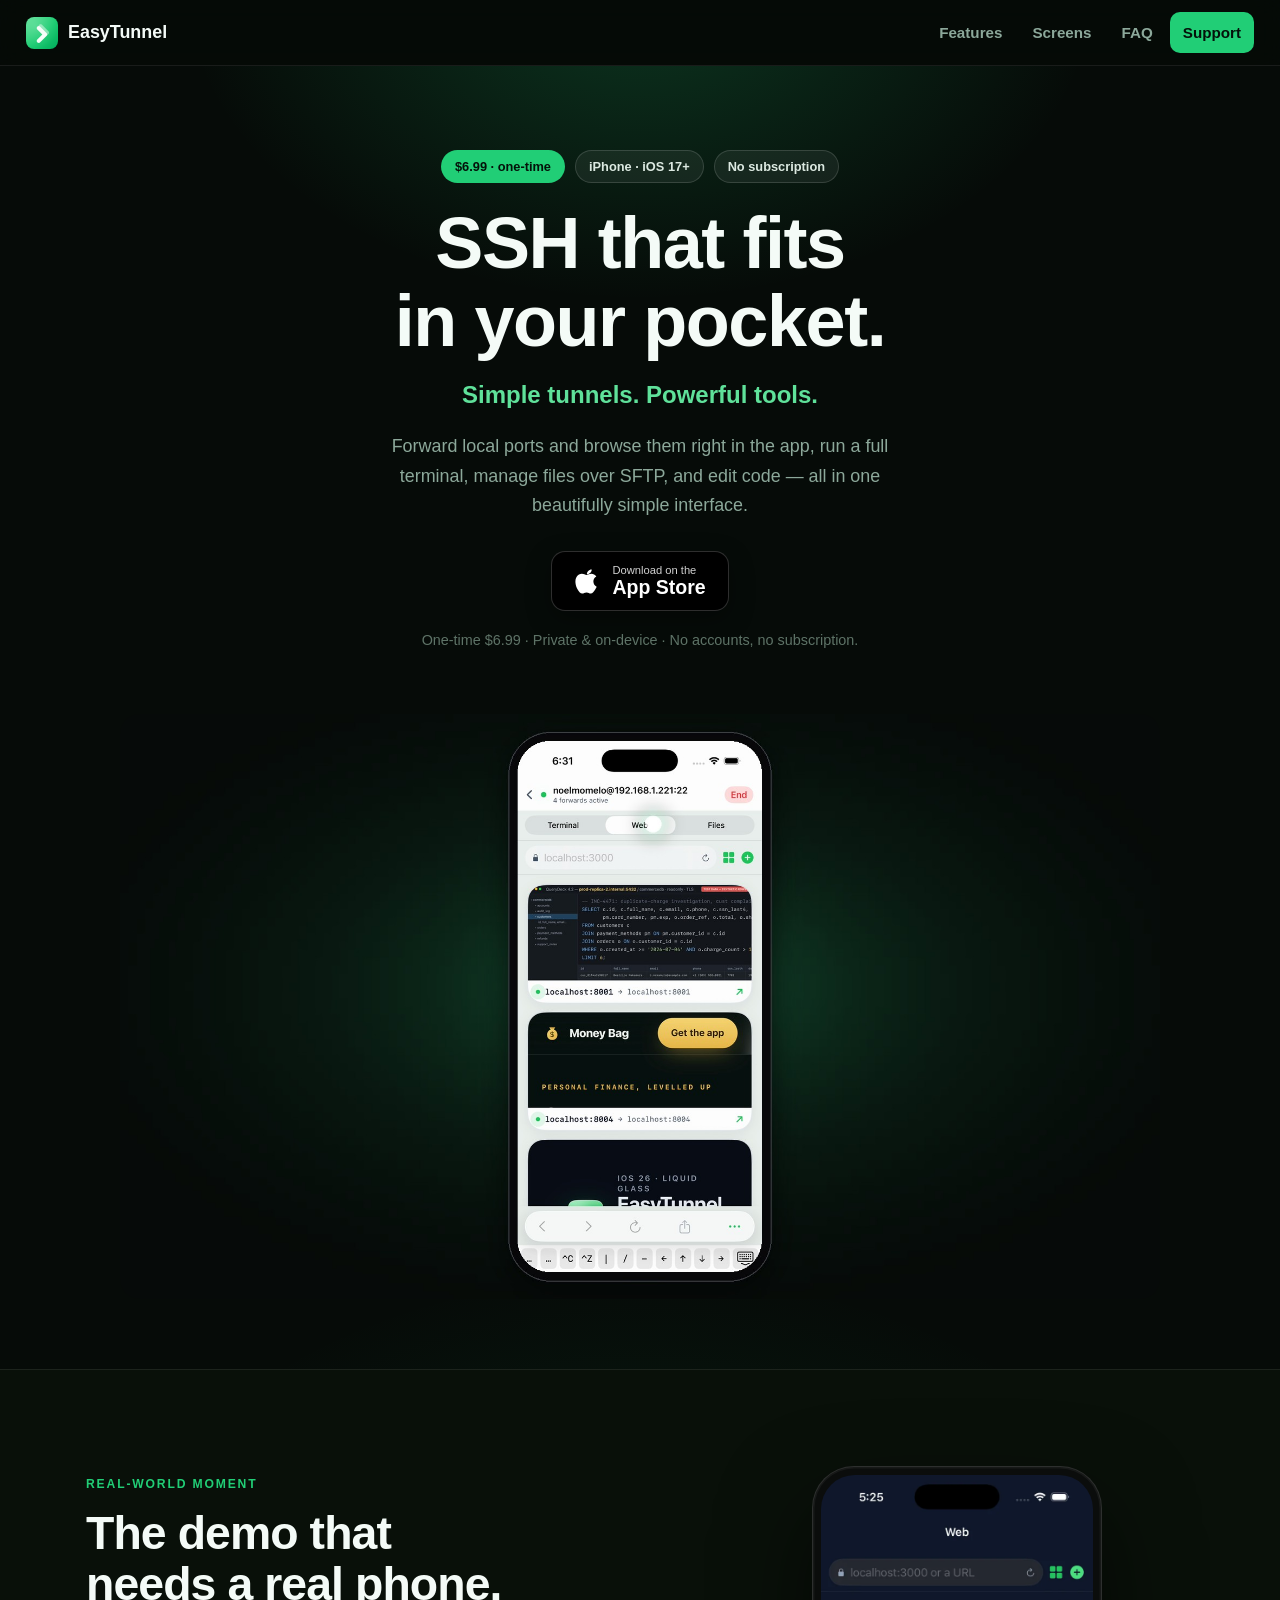
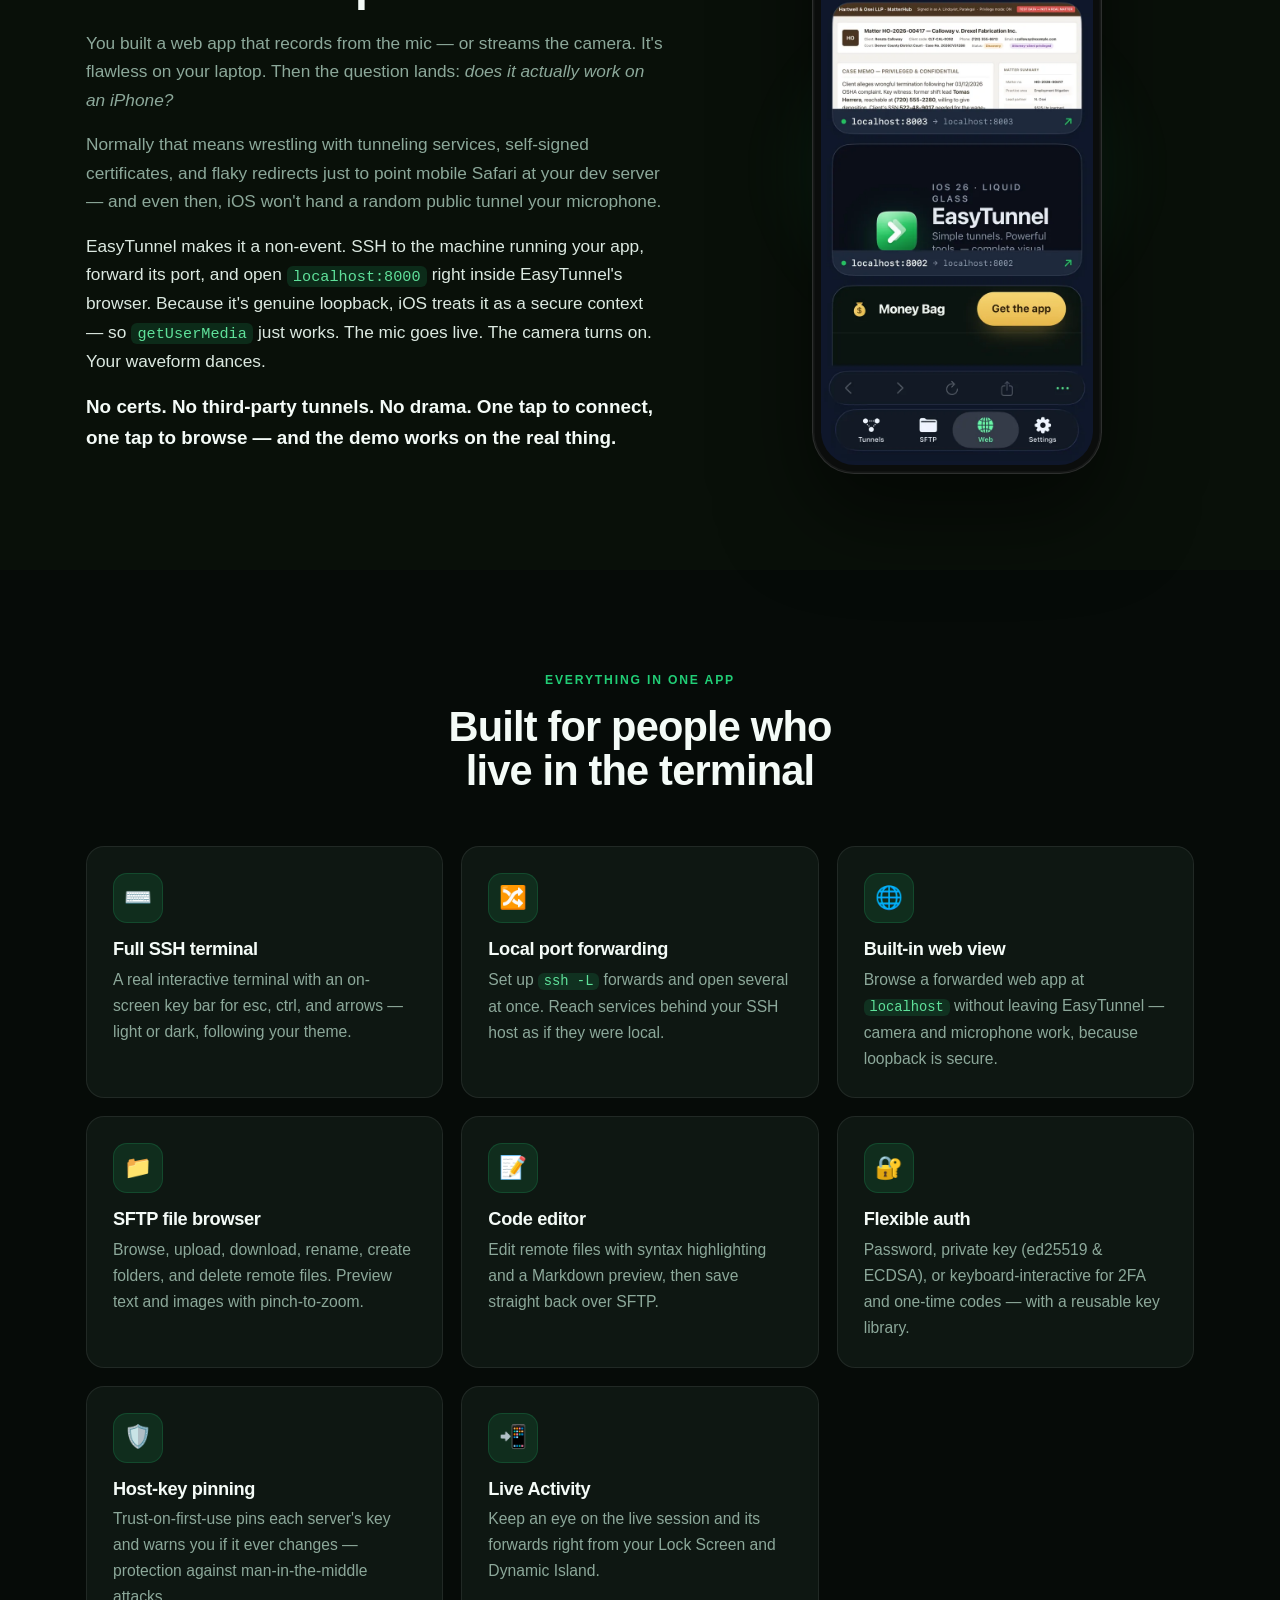
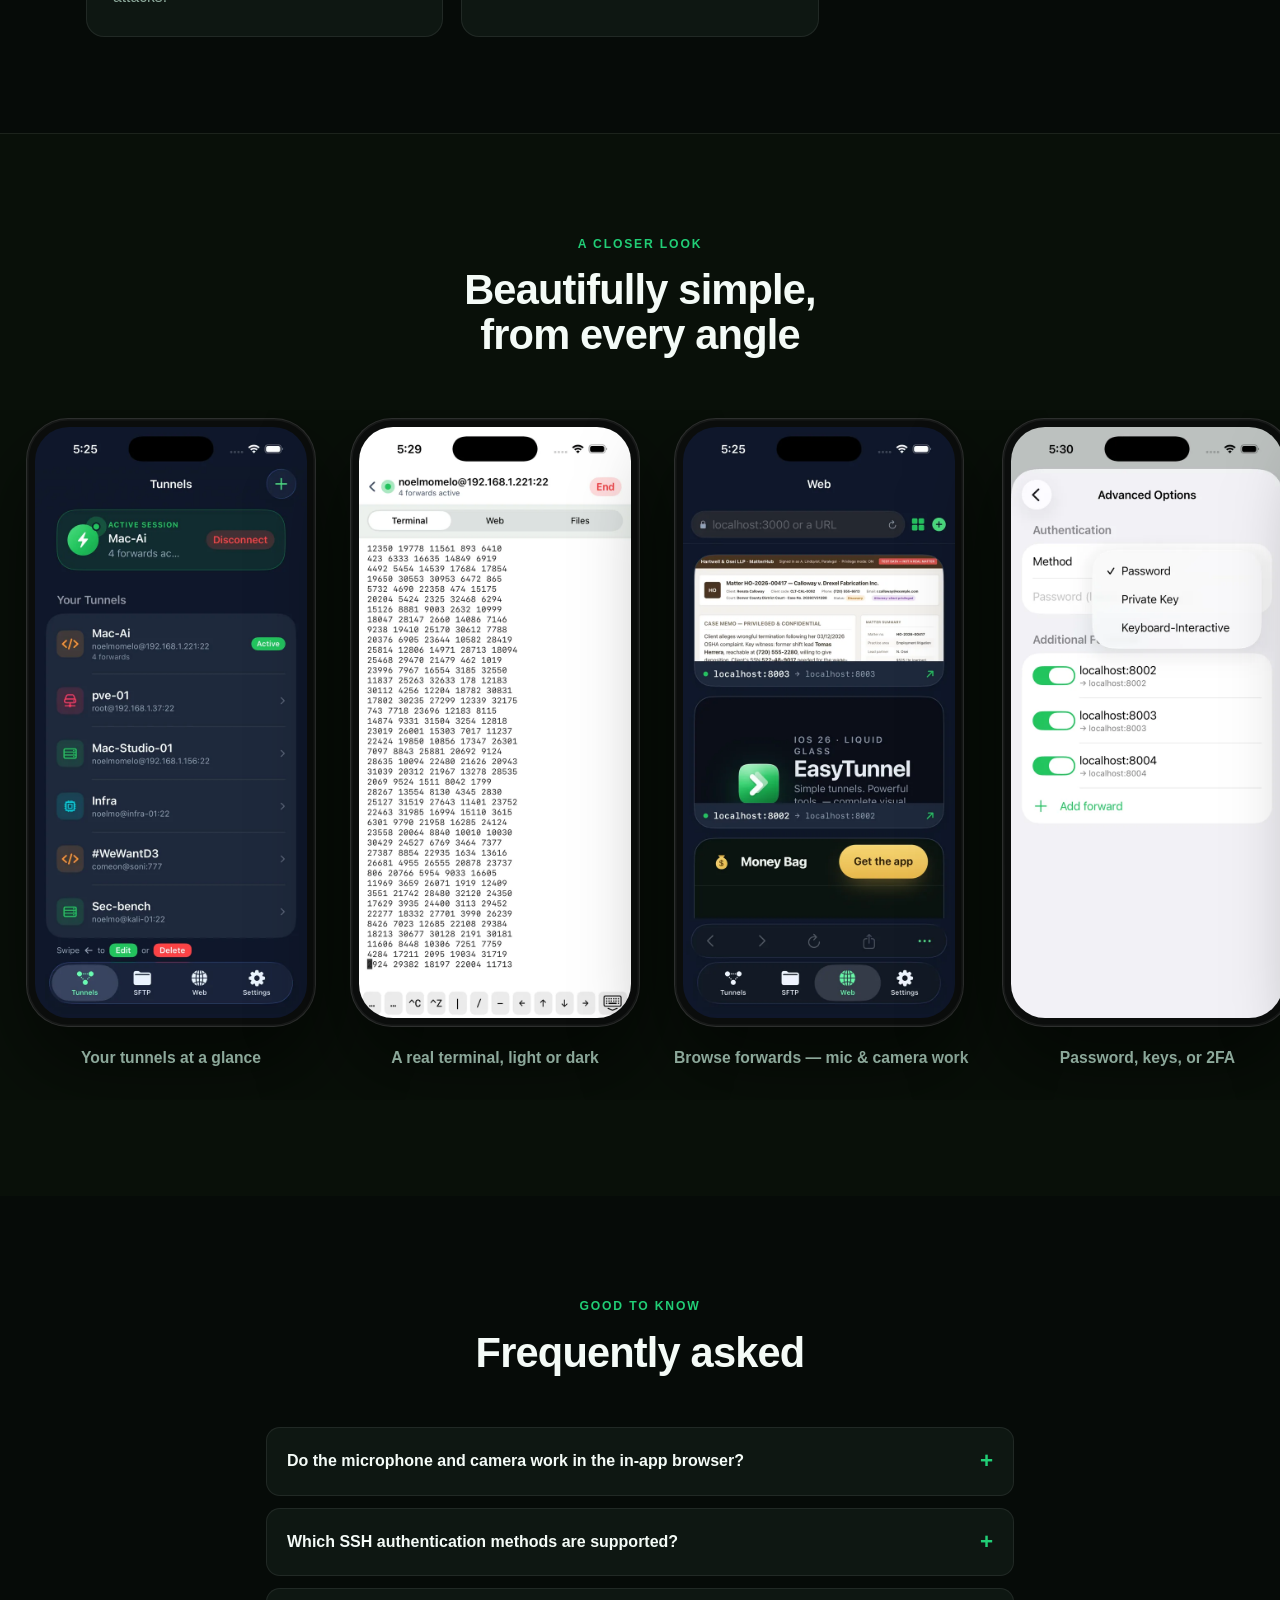
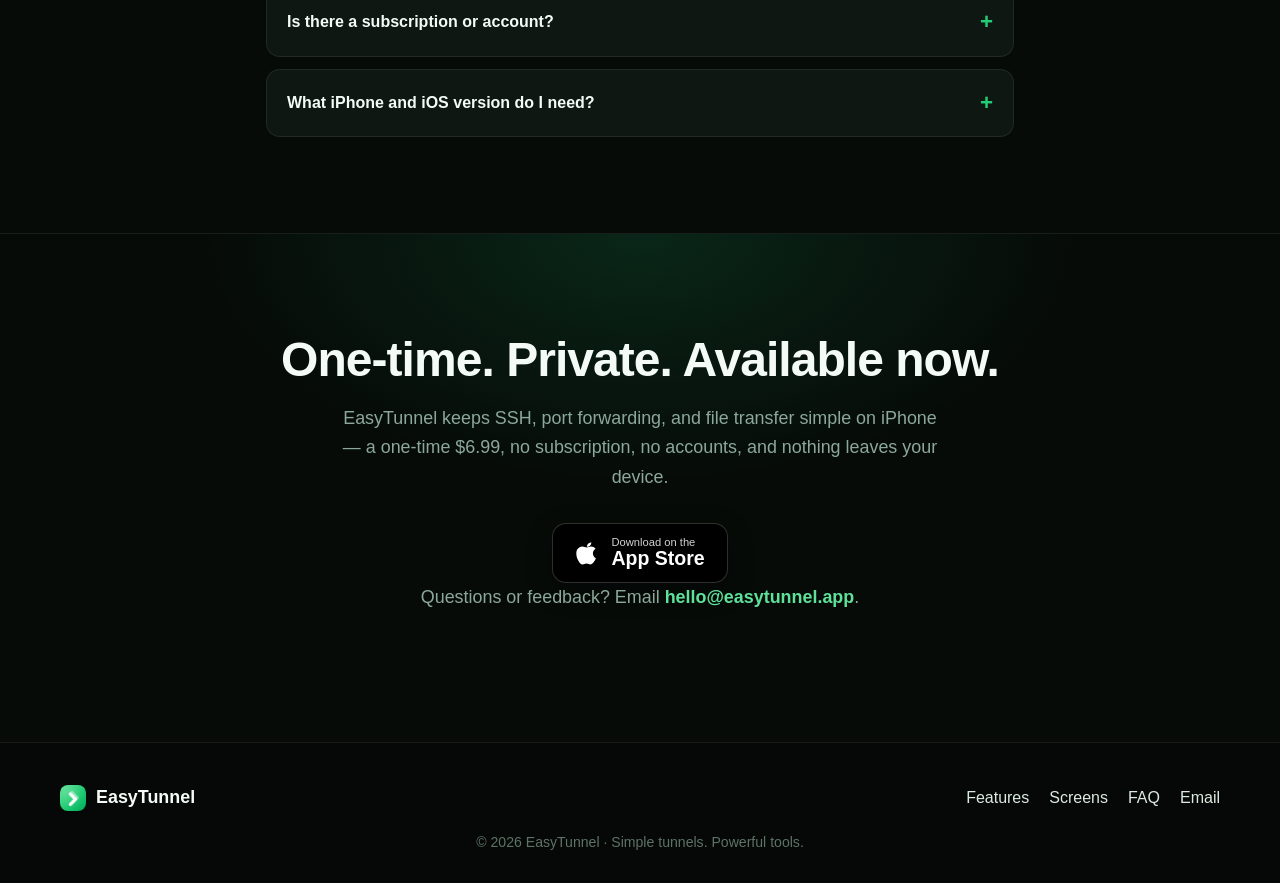
<file: index.html>
<!DOCTYPE html>
<!-- LAUNCH FLAG: "live" since 2026-07-15 (app approved). "soon" would swap the clickable
     "Download on the App Store" links back to "Coming soon" badges. -->
<html lang="en" data-launch="live">
<head>
  <meta charset="UTF-8" />
  <meta name="viewport" content="width=device-width, initial-scale=1.0" />
  <title>EasyTunnel — SSH Client, Port Forwarding &amp; SFTP for iPhone</title>
  <meta name="description" content="EasyTunnel is an iPhone-first SSH client: forward local ports and browse them in-app (mic &amp; camera work), run a full terminal, manage files over SFTP, and edit code. A one-time $6.99 — no subscription. Now on the App Store." />
  <meta name="keywords" content="SSH client iPhone, iOS SSH app, port forwarding iOS, SSH tunnel iPhone, SFTP iPhone, SSH terminal iOS, test localhost on iPhone, getUserMedia localhost iOS, mobile terminal app" />
  <meta name="robots" content="index, follow" />
  <meta name="author" content="EasyTunnel" />
  <meta name="theme-color" content="#060B08" />
  <link rel="canonical" href="https://easytunnel.app/" />
  <link rel="icon" type="image/png" href="assets/icon.png" />
  <link rel="apple-touch-icon" href="assets/icon.png" />

  <!-- Open Graph -->
  <meta property="og:type" content="website" />
  <meta property="og:site_name" content="EasyTunnel" />
  <meta property="og:title" content="EasyTunnel — SSH Client, Port Forwarding &amp; SFTP for iPhone" />
  <meta property="og:description" content="iPhone SSH client with in-app port forwarding (mic &amp; camera work), a full terminal, SFTP, and a code editor. One-time $6.99, no subscription. Now on the App Store." />
  <meta property="og:image" content="https://easytunnel.app/assets/og-image.png" />
  <meta property="og:image:width" content="1200" />
  <meta property="og:image:height" content="630" />
  <meta property="og:url" content="https://easytunnel.app/" />
  <meta name="twitter:card" content="summary_large_image" />
  <meta name="twitter:title" content="EasyTunnel — SSH Client, Port Forwarding &amp; SFTP for iPhone" />
  <meta name="twitter:description" content="iPhone SSH client with in-app port forwarding (mic &amp; camera work), a terminal, SFTP, and a code editor. One-time $6.99, no subscription." />
  <meta name="twitter:image" content="https://easytunnel.app/assets/og-image.png" />

  <!-- Structured data -->
  <script type="application/ld+json">
  {
    "@context": "https://schema.org",
    "@type": "SoftwareApplication",
    "name": "EasyTunnel",
    "operatingSystem": "iOS 17.0 or later",
    "applicationCategory": "DeveloperApplication",
    "url": "https://easytunnel.app/",
    "image": "https://easytunnel.app/assets/og-image.png",
    "description": "An iPhone-first SSH client with local port forwarding you can browse in-app, a full terminal, SFTP file management, and a code editor.",
    "featureList": [
      "SSH terminal",
      "Local port forwarding",
      "In-app web browser for forwarded ports",
      "SFTP file browser",
      "Code editor with syntax highlighting",
      "Password, private key and 2FA authentication",
      "Host-key pinning",
      "Lock Screen Live Activity"
    ],
    "offers": { "@type": "Offer", "price": "6.99", "priceCurrency": "USD" },
    "publisher": { "@type": "Organization", "name": "EasyTunnel" }
  }
  </script>
  <script type="application/ld+json">
  {
    "@context": "https://schema.org",
    "@type": "VideoObject",
    "name": "EasyTunnel — iPhone SSH client demo",
    "description": "A 30-second walkthrough of EasyTunnel on iPhone: connecting over SSH, using the terminal, browsing forwarded ports in the in-app browser, and managing files over SFTP.",
    "thumbnailUrl": "https://easytunnel.app/assets/demo/demo-poster.jpg",
    "contentUrl": "https://easytunnel.app/assets/demo/demo-hero.mp4",
    "uploadDate": "2026-07-08"
  }
  </script>
  <script type="application/ld+json">
  {
    "@context": "https://schema.org",
    "@type": "FAQPage",
    "mainEntity": [
      {
        "@type": "Question",
        "name": "Do the microphone and camera work in the in-app browser?",
        "acceptedAnswer": { "@type": "Answer", "text": "Yes. When you forward a port and open it at localhost inside EasyTunnel, iOS treats it as genuine loopback — a secure context — so getUserMedia works and the mic and camera turn on, no certificates or third-party tunnels required." }
      },
      {
        "@type": "Question",
        "name": "Which SSH authentication methods does EasyTunnel support?",
        "acceptedAnswer": { "@type": "Answer", "text": "Password, private keys (ed25519 and ECDSA) with a reusable key library, and keyboard-interactive for 2FA and one-time codes." }
      },
      {
        "@type": "Question",
        "name": "Is there a subscription or account?",
        "acceptedAnswer": { "@type": "Answer", "text": "No. EasyTunnel is a one-time $6.99 purchase — no subscription and no account. There is no telemetry; credentials are stored in the iOS Keychain and nothing leaves your device." }
      },
      {
        "@type": "Question",
        "name": "What iPhone and iOS version do I need?",
        "acceptedAnswer": { "@type": "Answer", "text": "EasyTunnel is iPhone-first and runs on iOS 17 or later." }
      }
    ]
  }
  </script>

  <link rel="stylesheet" href="styles.css?v=2" />
</head>
<body>
  <a class="skip-link" href="#top">Skip to content</a>

  <header class="site-header">
    <a class="brand" href="#top" aria-label="EasyTunnel home">
      <img src="assets/icon.png" alt="" width="32" height="32" />
      <span>EasyTunnel</span>
    </a>
    <nav aria-label="Primary">
      <a href="#features">Features</a>
      <a href="#screens">Screens</a>
      <a href="#faq">FAQ</a>
      <a class="nav-support email" data-user="hello" data-domain="easytunnel.app" data-text="keep" href="#">Support</a>
    </nav>
  </header>

  <main id="top">
    <!-- HERO -->
    <section class="hero">
      <div class="hero-copy">
        <div class="pills">
          <span class="pill pill-price">$6.99 · one-time</span>
          <span class="pill">iPhone · iOS 17+</span>
          <span class="pill">No subscription</span>
        </div>
        <h1>SSH that fits<br />in your pocket.</h1>
        <p class="tagline">Simple tunnels. Powerful tools.</p>
        <p class="subhead">
          Forward local ports and browse them right in the app, run a full terminal,
          manage files over SFTP, and edit code — all in one beautifully simple interface.
        </p>
        <div class="cta-row">
          <span class="appstore-badge badge-soon" role="img" aria-label="Coming soon to the App Store">
            <svg viewBox="0 0 24 24" width="26" height="26" aria-hidden="true" fill="currentColor">
              <path d="M16.365 1.43c0 1.14-.42 2.2-1.24 3.02-.9.9-2.05 1.5-3.2 1.4-.13-1.1.42-2.28 1.2-3.06.86-.86 2.2-1.5 3.24-1.36zM20.9 17.2c-.53 1.23-.78 1.78-1.47 2.87-.96 1.53-2.32 3.44-4 3.45-1.5.02-1.88-.98-3.9-.97-2.02.01-2.44.99-3.94.97-1.68-.02-2.97-1.73-3.93-3.26-2.7-4.28-2.98-9.3-1.32-11.96C3.6 6.5 5.5 5.4 7.28 5.4c1.8 0 2.94 1 4.43 1 1.44 0 2.32-1 4.42-1 1.6 0 3.28.87 4.48 2.37-3.94 2.16-3.3 7.78.29 9.43z"/>
            </svg>
            <span class="badge-text"><small>Coming soon to the</small><strong>App Store</strong></span>
          </span>
          <!-- Goes live when data-launch="live". App Store ID 6789007010. -->
          <a class="appstore-badge badge-live" href="https://apps.apple.com/app/id6789007010" aria-label="Download EasyTunnel on the App Store">
            <svg viewBox="0 0 24 24" width="26" height="26" aria-hidden="true" fill="currentColor">
              <path d="M16.365 1.43c0 1.14-.42 2.2-1.24 3.02-.9.9-2.05 1.5-3.2 1.4-.13-1.1.42-2.28 1.2-3.06.86-.86 2.2-1.5 3.24-1.36zM20.9 17.2c-.53 1.23-.78 1.78-1.47 2.87-.96 1.53-2.32 3.44-4 3.45-1.5.02-1.88-.98-3.9-.97-2.02.01-2.44.99-3.94.97-1.68-.02-2.97-1.73-3.93-3.26-2.7-4.28-2.98-9.3-1.32-11.96C3.6 6.5 5.5 5.4 7.28 5.4c1.8 0 2.94 1 4.43 1 1.44 0 2.32-1 4.42-1 1.6 0 3.28.87 4.48 2.37-3.94 2.16-3.3 7.78.29 9.43z"/>
            </svg>
            <span class="badge-text"><small>Download on the</small><strong>App Store</strong></span>
          </a>
        </div>
        <p class="micro">One-time $6.99 · Private &amp; on-device · No accounts, no subscription.</p>
      </div>

      <figure class="hero-video">
        <video class="hv-wide" autoplay muted loop playsinline preload="auto"
               poster="assets/demo/demo-poster.jpg"
               aria-label="EasyTunnel demo: connecting over SSH, using the terminal, browsing forwarded ports, and managing files over SFTP on iPhone">
          <source src="assets/demo/demo-hero.mp4" type="video/mp4" />
        </video>
        <video class="hv-tall" autoplay muted loop playsinline preload="auto"
               poster="assets/demo/demo-poster-mobile.jpg"
               aria-label="EasyTunnel demo on iPhone: SSH terminal, forwarded ports, and SFTP files">
          <source src="assets/demo/demo-hero-mobile.mp4" type="video/mp4" />
        </video>
      </figure>
    </section>

    <!-- USE CASE -->
    <section class="usecase" aria-labelledby="usecase-title">
      <div class="usecase-inner">
        <div class="usecase-copy">
          <span class="eyebrow">Real-world moment</span>
          <h2 id="usecase-title">The demo that needs a real phone.</h2>
          <p>
            You built a web app that records from the mic — or streams the camera. It's flawless
            on your laptop. Then the question lands: <em>does it actually work on an iPhone?</em>
          </p>
          <p>
            Normally that means wrestling with tunneling services, self-signed certificates, and
            flaky redirects just to point mobile Safari at your dev server — and even then, iOS
            won't hand a random public tunnel your microphone.
          </p>
          <p class="lead">
            EasyTunnel makes it a non-event. SSH to the machine running your app, forward its port,
            and open <code>localhost:8000</code> right inside EasyTunnel's browser. Because it's
            genuine loopback, iOS treats it as a secure context — so <code>getUserMedia</code> just
            works. The mic goes live. The camera turns on. Your waveform dances.
          </p>
          <p class="punch">No certs. No third-party tunnels. No drama. One tap to connect, one tap to browse — and the demo works on the real thing.</p>
        </div>
        <div class="usecase-visual">
          <div class="phone">
            <img src="assets/shots/03-web.webp" width="660" height="1435" alt="A forwarded web app open at localhost inside EasyTunnel's in-app browser on iPhone" loading="lazy" />
          </div>
        </div>
      </div>
    </section>

    <!-- FEATURES -->
    <section id="features" class="features" aria-labelledby="features-title">
      <div class="section-head">
        <span class="eyebrow">Everything in one app</span>
        <h2 id="features-title">Built for people who live in the terminal</h2>
      </div>
      <div class="grid">
        <article class="card"><div class="ico">⌨️</div><h3>Full SSH terminal</h3><p>A real interactive terminal with an on-screen key bar for esc, ctrl, and arrows — light or dark, following your theme.</p></article>
        <article class="card"><div class="ico">🔀</div><h3>Local port forwarding</h3><p>Set up <code>ssh -L</code> forwards and open several at once. Reach services behind your SSH host as if they were local.</p></article>
        <article class="card"><div class="ico">🌐</div><h3>Built-in web view</h3><p>Browse a forwarded web app at <code>localhost</code> without leaving EasyTunnel — camera and microphone work, because loopback is secure.</p></article>
        <article class="card"><div class="ico">📁</div><h3>SFTP file browser</h3><p>Browse, upload, download, rename, create folders, and delete remote files. Preview text and images with pinch-to-zoom.</p></article>
        <article class="card"><div class="ico">📝</div><h3>Code editor</h3><p>Edit remote files with syntax highlighting and a Markdown preview, then save straight back over SFTP.</p></article>
        <article class="card"><div class="ico">🔐</div><h3>Flexible auth</h3><p>Password, private key (ed25519 &amp; ECDSA), or keyboard-interactive for 2FA and one-time codes — with a reusable key library.</p></article>
        <article class="card"><div class="ico">🛡️</div><h3>Host-key pinning</h3><p>Trust-on-first-use pins each server's key and warns you if it ever changes — protection against man-in-the-middle attacks.</p></article>
        <article class="card"><div class="ico">📲</div><h3>Live Activity</h3><p>Keep an eye on the live session and its forwards right from your Lock Screen and Dynamic Island.</p></article>
      </div>
    </section>

    <!-- SCREENS -->
    <section id="screens" class="screens" aria-labelledby="screens-title">
      <div class="section-head">
        <span class="eyebrow">A closer look</span>
        <h2 id="screens-title">Beautifully simple, from every angle</h2>
      </div>
      <div class="gallery">
        <figure><div class="phone"><img src="assets/shots/01-dashboard.webp" width="660" height="1435" alt="EasyTunnel Tunnels dashboard showing saved tunnels and a live session" loading="lazy" /></div><figcaption>Your tunnels at a glance</figcaption></figure>
        <figure><div class="phone"><img src="assets/shots/02-terminal.webp" width="660" height="1435" alt="A full SSH terminal session running in EasyTunnel" loading="lazy" /></div><figcaption>A real terminal, light or dark</figcaption></figure>
        <figure><div class="phone"><img src="assets/shots/03-web.webp" width="660" height="1435" alt="Forwarded web apps open in EasyTunnel's in-app browser" loading="lazy" /></div><figcaption>Browse forwards — mic &amp; camera work</figcaption></figure>
        <figure><div class="phone"><img src="assets/shots/05-auth.webp" width="660" height="1435" alt="Authentication options: password, private key, and keyboard-interactive 2FA" loading="lazy" /></div><figcaption>Password, keys, or 2FA</figcaption></figure>
        <figure><div class="phone"><img src="assets/shots/04-sftp.webp" width="660" height="1435" alt="SFTP file browser listing remote files in EasyTunnel" loading="lazy" /></div><figcaption>Manage files over SFTP</figcaption></figure>
        <figure><div class="phone"><img src="assets/shots/06-settings.webp" width="660" height="1435" alt="EasyTunnel settings in dark mode" loading="lazy" /></div><figcaption>Tune it your way</figcaption></figure>
        <figure><div class="phone"><img src="assets/shots/07-live-activity.webp" width="660" height="1435" alt="EasyTunnel Live Activity showing a connected session on the iPhone Lock Screen" loading="lazy" /></div><figcaption>Live status on your Lock Screen</figcaption></figure>
      </div>
    </section>

    <!-- FAQ -->
    <section id="faq" class="faq" aria-labelledby="faq-title">
      <div class="section-head">
        <span class="eyebrow">Good to know</span>
        <h2 id="faq-title">Frequently asked</h2>
      </div>
      <div class="faq-list">
        <details>
          <summary>Do the microphone and camera work in the in-app browser?</summary>
          <p>Yes. When you forward a port and open it at <code>localhost</code> inside EasyTunnel, iOS treats it as genuine loopback — a secure context — so <code>getUserMedia</code> works and the mic and camera turn on. No certificates, no third-party tunnels.</p>
        </details>
        <details>
          <summary>Which SSH authentication methods are supported?</summary>
          <p>Password, private keys (ed25519 &amp; ECDSA) with a reusable key library, and keyboard-interactive for 2FA and one-time codes.</p>
        </details>
        <details>
          <summary>Is there a subscription or account?</summary>
          <p>No. EasyTunnel is a one-time <strong>$6.99</strong> purchase — no subscription and no account. There's no telemetry; credentials live in the iOS Keychain and nothing leaves your device.</p>
        </details>
        <details>
          <summary>What iPhone and iOS version do I need?</summary>
          <p>EasyTunnel is iPhone-first and runs on iOS 17 or later.</p>
        </details>
      </div>
    </section>

    <!-- CLOSING CTA -->
    <section class="closing" aria-labelledby="closing-title">
      <h2 id="closing-title">One-time. Private. Available now.</h2>
      <p>EasyTunnel keeps SSH, port forwarding, and file transfer simple on iPhone — a one-time $6.99, no subscription, no accounts, and nothing leaves your device.</p>
      <span class="appstore-badge badge-soon" role="img" aria-label="Coming soon to the App Store">
        <svg viewBox="0 0 24 24" width="24" height="24" aria-hidden="true" fill="currentColor">
          <path d="M16.365 1.43c0 1.14-.42 2.2-1.24 3.02-.9.9-2.05 1.5-3.2 1.4-.13-1.1.42-2.28 1.2-3.06.86-.86 2.2-1.5 3.24-1.36zM20.9 17.2c-.53 1.23-.78 1.78-1.47 2.87-.96 1.53-2.32 3.44-4 3.45-1.5.02-1.88-.98-3.9-.97-2.02.01-2.44.99-3.94.97-1.68-.02-2.97-1.73-3.93-3.26-2.7-4.28-2.98-9.3-1.32-11.96C3.6 6.5 5.5 5.4 7.28 5.4c1.8 0 2.94 1 4.43 1 1.44 0 2.32-1 4.42-1 1.6 0 3.28.87 4.48 2.37-3.94 2.16-3.3 7.78.29 9.43z"/>
        </svg>
        <span class="badge-text"><small>Coming soon to the</small><strong>App Store</strong></span>
      </span>
      <a class="appstore-badge badge-live" href="https://apps.apple.com/app/id6789007010" aria-label="Download EasyTunnel on the App Store">
        <svg viewBox="0 0 24 24" width="24" height="24" aria-hidden="true" fill="currentColor">
          <path d="M16.365 1.43c0 1.14-.42 2.2-1.24 3.02-.9.9-2.05 1.5-3.2 1.4-.13-1.1.42-2.28 1.2-3.06.86-.86 2.2-1.5 3.24-1.36zM20.9 17.2c-.53 1.23-.78 1.78-1.47 2.87-.96 1.53-2.32 3.44-4 3.45-1.5.02-1.88-.98-3.9-.97-2.02.01-2.44.99-3.94.97-1.68-.02-2.97-1.73-3.93-3.26-2.7-4.28-2.98-9.3-1.32-11.96C3.6 6.5 5.5 5.4 7.28 5.4c1.8 0 2.94 1 4.43 1 1.44 0 2.32-1 4.42-1 1.6 0 3.28.87 4.48 2.37-3.94 2.16-3.3 7.78.29 9.43z"/>
        </svg>
        <span class="badge-text"><small>Download on the</small><strong>App Store</strong></span>
      </a>
      <p class="closing-support">Questions or feedback? Email <a class="email" data-user="hello" data-domain="easytunnel.app" href="#">us</a>.</p>
    </section>
  </main>

  <footer class="site-footer">
    <div class="footer-inner">
      <a class="brand" href="#top" aria-label="EasyTunnel home">
        <img src="assets/icon.png" alt="" width="26" height="26" />
        <span>EasyTunnel</span>
      </a>
      <nav class="footer-links" aria-label="Footer">
        <a href="#features">Features</a>
        <a href="#screens">Screens</a>
        <a href="#faq">FAQ</a>
        <a class="email" data-user="hello" data-domain="easytunnel.app" data-text="keep" href="#">Email</a>
      </nav>
    </div>
    <p class="copyright">© <span id="year">2026</span> EasyTunnel · Simple tunnels. Powerful tools.</p>
  </footer>

  <script>
    document.getElementById('year').textContent = new Date().getFullYear();
    // Assemble support email at runtime so bots scraping the static HTML don't harvest it,
    // while real users see and can click a normal address.
    document.querySelectorAll('.email').forEach(function (a) {
      var addr = a.dataset.user + '@' + a.dataset.domain;
      a.href = 'mailto:' + addr;
      if (a.dataset.text !== 'keep') a.textContent = addr;
    });
  </script>
</body>
</html>
</file>
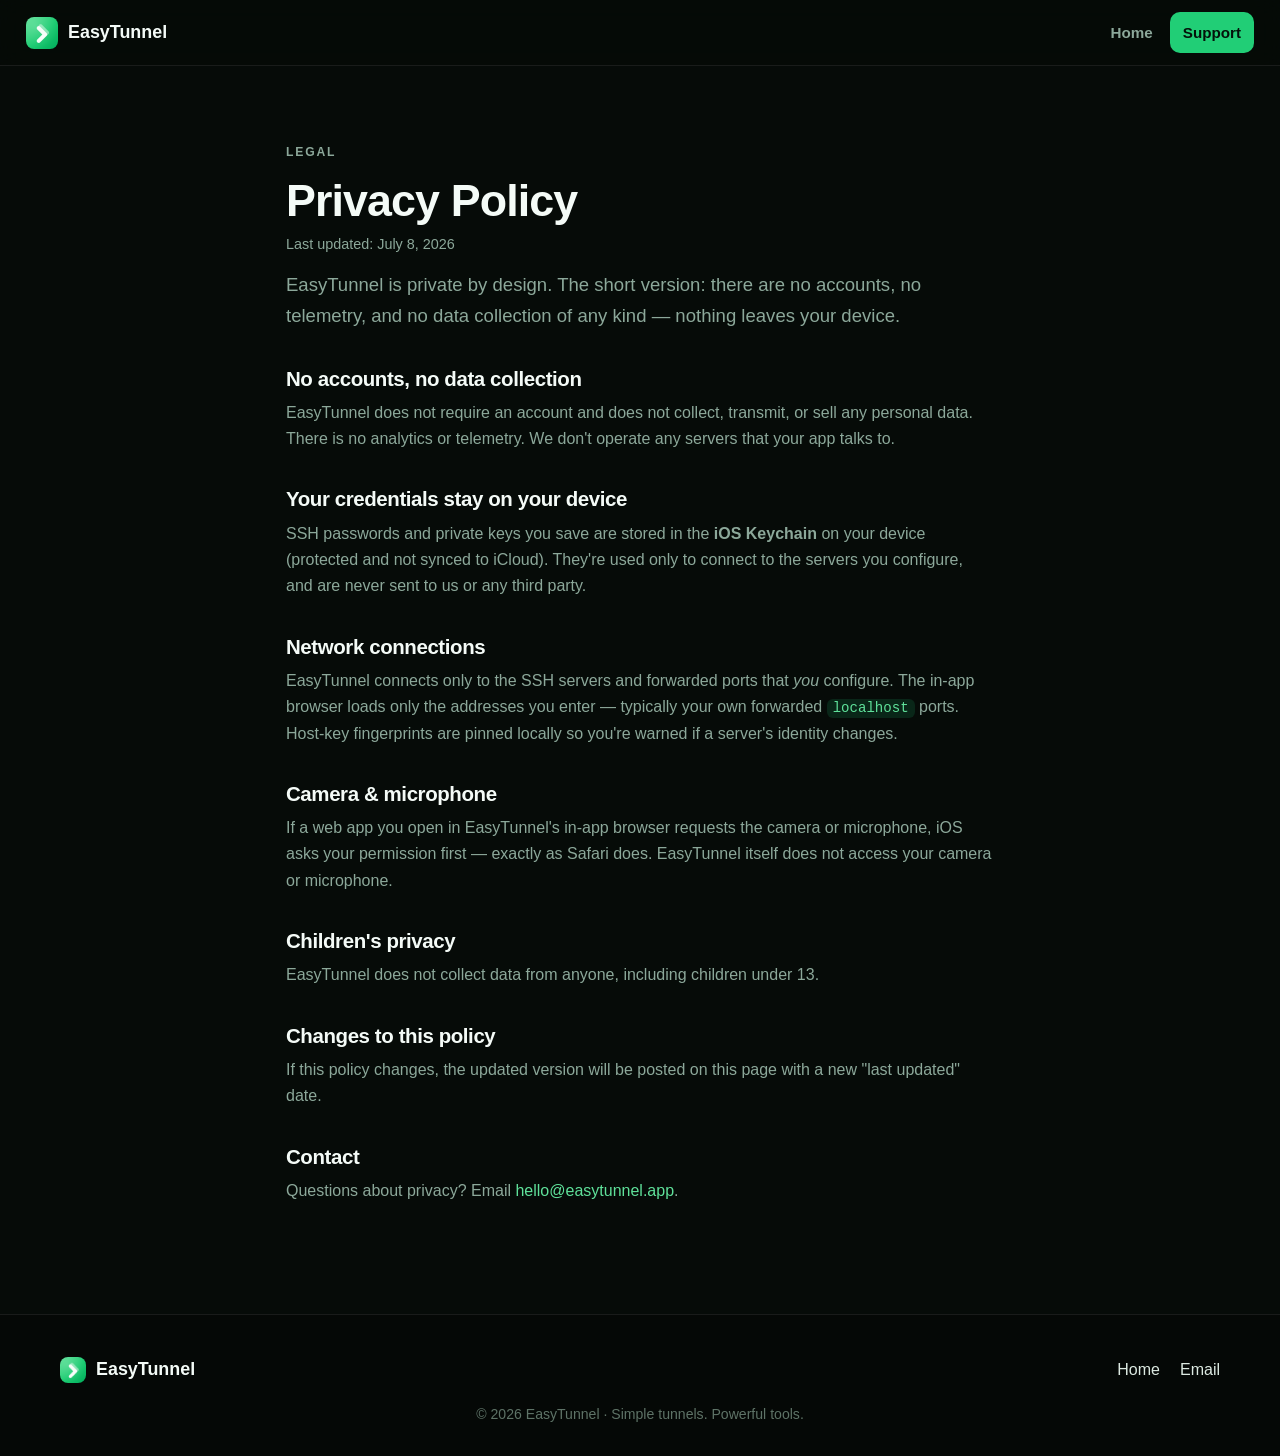
<file: privacy.html>
<!DOCTYPE html>
<html lang="en">
<head>
  <meta charset="UTF-8" />
  <meta name="viewport" content="width=device-width, initial-scale=1.0" />
  <title>Privacy Policy — EasyTunnel</title>
  <meta name="description" content="EasyTunnel's privacy policy: no accounts, no telemetry, no data collection. Credentials stay in the on-device iOS Keychain and never leave your device." />
  <meta name="robots" content="index, follow" />
  <meta name="theme-color" content="#060B08" />
  <link rel="canonical" href="https://easytunnel.app/privacy" />
  <link rel="icon" type="image/png" href="assets/icon.png" />
  <link rel="stylesheet" href="styles.css" />
</head>
<body>
  <a class="skip-link" href="#main">Skip to content</a>

  <header class="site-header">
    <a class="brand" href="/" aria-label="EasyTunnel home">
      <img src="assets/icon.png" alt="" width="32" height="32" />
      <span>EasyTunnel</span>
    </a>
    <nav aria-label="Primary">
      <a href="/">Home</a>
      <a class="nav-support email" data-user="hello" data-domain="easytunnel.app" data-text="keep" href="#">Support</a>
    </nav>
  </header>

  <main id="main" class="legal">
    <p class="eyebrow">Legal</p>
    <h1>Privacy Policy</h1>
    <p class="legal-updated">Last updated: July 8, 2026</p>

    <p class="legal-lead">EasyTunnel is private by design. The short version: there are no accounts, no telemetry, and no data collection of any kind — nothing leaves your device.</p>

    <h2>No accounts, no data collection</h2>
    <p>EasyTunnel does not require an account and does not collect, transmit, or sell any personal data. There is no analytics or telemetry. We don't operate any servers that your app talks to.</p>

    <h2>Your credentials stay on your device</h2>
    <p>SSH passwords and private keys you save are stored in the <strong>iOS Keychain</strong> on your device (protected and not synced to iCloud). They're used only to connect to the servers you configure, and are never sent to us or any third party.</p>

    <h2>Network connections</h2>
    <p>EasyTunnel connects only to the SSH servers and forwarded ports that <em>you</em> configure. The in-app browser loads only the addresses you enter — typically your own forwarded <code>localhost</code> ports. Host-key fingerprints are pinned locally so you're warned if a server's identity changes.</p>

    <h2>Camera &amp; microphone</h2>
    <p>If a web app you open in EasyTunnel's in-app browser requests the camera or microphone, iOS asks your permission first — exactly as Safari does. EasyTunnel itself does not access your camera or microphone.</p>

    <h2>Children's privacy</h2>
    <p>EasyTunnel does not collect data from anyone, including children under 13.</p>

    <h2>Changes to this policy</h2>
    <p>If this policy changes, the updated version will be posted on this page with a new "last updated" date.</p>

    <h2>Contact</h2>
    <p>Questions about privacy? Email <a class="email" data-user="hello" data-domain="easytunnel.app" href="#">us</a>.</p>
  </main>

  <footer class="site-footer">
    <div class="footer-inner">
      <a class="brand" href="/" aria-label="EasyTunnel home">
        <img src="assets/icon.png" alt="" width="26" height="26" />
        <span>EasyTunnel</span>
      </a>
      <nav class="footer-links" aria-label="Footer">
        <a href="/">Home</a>
        <a class="email" data-user="hello" data-domain="easytunnel.app" data-text="keep" href="#">Email</a>
      </nav>
    </div>
    <p class="copyright">© <span id="year">2026</span> EasyTunnel · Simple tunnels. Powerful tools.</p>
  </footer>

  <script>
    document.getElementById('year').textContent = new Date().getFullYear();
    document.querySelectorAll('.email').forEach(function (a) {
      var addr = a.dataset.user + '@' + a.dataset.domain;
      a.href = 'mailto:' + addr;
      if (a.dataset.text !== 'keep') a.textContent = addr;
    });
  </script>
</body>
</html>
</file>
<file: styles.css>
:root {
  --green:      #21CE76;
  --green-lt:   #5FE19A;
  --green-dk:   #16A34A;
  --bg:         #060B08;
  --bg-2:       #091009;
  --panel:      #0D160F;
  --card:       #0E1712;
  --line:       rgba(255,255,255,0.08);
  --line-2:     rgba(255,255,255,0.14);
  --white:      #F4FBF7;
  --text:       #DCE9E1;
  --muted:      #8CA89A;
  --muted-2:    #5E7367;
  --radius:     18px;
  --maxw:       1160px;
  --font:       -apple-system, BlinkMacSystemFont, "Segoe UI", Roboto, Helvetica, Arial, sans-serif;
  --font-round: ui-rounded, "SF Pro Rounded", var(--font);
  --shadow-lg:  0 40px 90px rgba(0,0,0,0.55);
  --shadow-md:  0 16px 40px rgba(0,0,0,0.40);
}

* { box-sizing: border-box; }
html { scroll-behavior: smooth; }
body {
  margin: 0;
  font-family: var(--font);
  color: var(--text);
  background: var(--bg);
  line-height: 1.65;
  -webkit-font-smoothing: antialiased;
  overflow-x: hidden;
}
h1, h2, h3 { font-family: var(--font-round); letter-spacing: -0.02em; line-height: 1.08; color: var(--white); text-wrap: balance; }
a { color: var(--green-lt); text-decoration: none; }
a:hover { text-decoration: underline; }
img, video { max-width: 100%; }
:focus-visible { outline: 2px solid var(--green); outline-offset: 3px; border-radius: 6px; }
.skip-link { position: absolute; left: -999px; top: 8px; background: var(--green); color: #04120a; padding: 8px 14px; border-radius: 8px; z-index: 50; }
.skip-link:focus { left: 12px; }

code {
  font-family: ui-monospace, SFMono-Regular, Menlo, monospace;
  background: rgba(33, 206, 118, 0.14);
  color: var(--green-lt);
  padding: 0.1em 0.42em;
  border-radius: 6px;
  font-size: 0.88em;
}
.eyebrow {
  display: inline-block; text-transform: uppercase; letter-spacing: 0.15em;
  font-size: 0.76rem; font-weight: 700; color: var(--green); margin-bottom: 14px;
}

/* ---------- Header ---------- */
.site-header {
  position: sticky; top: 0; z-index: 20;
  display: flex; align-items: center; justify-content: space-between;
  padding: 12px 26px;
  background: rgba(6, 11, 8, 0.72);
  backdrop-filter: saturate(160%) blur(14px);
  -webkit-backdrop-filter: saturate(160%) blur(14px);
  border-bottom: 1px solid var(--line);
}
.brand { display: flex; align-items: center; gap: 10px; color: var(--white); font-weight: 800; font-size: 1.12rem; font-family: var(--font-round); }
.brand img { border-radius: 8px; }
.site-header nav { display: flex; align-items: center; gap: 4px; }
.site-header nav a { color: var(--muted); padding: 8px 13px; border-radius: 10px; font-weight: 550; font-size: 0.95rem; }
.site-header nav a:hover { color: var(--white); text-decoration: none; }
.nav-support { background: var(--green); color: #04120a !important; font-weight: 700 !important; }
.nav-support:hover { background: var(--green-lt); }

/* ---------- Hero ---------- */
.hero {
  position: relative;
  padding: 84px 26px 70px;
  text-align: center;
  background:
    radial-gradient(760px 520px at 50% -6%, rgba(33, 206, 118, 0.22), transparent 60%),
    radial-gradient(900px 600px at 50% 120%, rgba(33, 206, 118, 0.10), transparent 60%),
    var(--bg);
}
.hero-copy { max-width: 780px; margin: 0 auto; display: flex; flex-direction: column; align-items: center; }
.pills { display: flex; gap: 10px; margin-bottom: 22px; flex-wrap: wrap; justify-content: center; }
.pill {
  font-size: 0.8rem; font-weight: 600; padding: 5px 13px; border-radius: 999px;
  background: rgba(255,255,255,0.06); color: var(--text); border: 1px solid var(--line-2);
}
.pill-price { background: var(--green); color: #04120a; border-color: transparent; font-weight: 700; }
.hero h1 { font-size: clamp(2.7rem, 6.4vw, 4.5rem); margin: 0 0 14px; }
.tagline { font-size: clamp(1.15rem, 2.6vw, 1.5rem); color: var(--green-lt); font-weight: 650; margin: 0 0 18px; }
.subhead { font-size: 1.12rem; color: var(--muted); margin: 0 0 30px; max-width: 560px; }
.cta-row { display: flex; align-items: center; gap: 18px; flex-wrap: wrap; justify-content: center; }
.micro { margin-top: 18px; color: var(--muted-2); font-size: 0.9rem; }

/* Hero video — its own dark backdrop blends into the page so the phone appears to float */
.hero-video {
  margin: 46px auto 0; max-width: 1040px;
}
.hero-video video {
  display: block; width: 100%; height: auto; border-radius: 20px;
}
.hero-video .hv-tall { display: none; }   /* portrait cut, shown only on mobile (below) */

/* ---------- App Store badge ---------- */
.appstore-badge {
  display: inline-flex; align-items: center; gap: 12px;
  background: #000; color: #fff; border: 1px solid rgba(255,255,255,0.18);
  padding: 12px 22px; border-radius: 14px; cursor: default; user-select: none;
  box-shadow: 0 8px 24px rgba(0,0,0,0.35);
}
.appstore-badge .badge-text { display: flex; flex-direction: column; line-height: 1.12; text-align: left; }
.appstore-badge small { font-size: 0.7rem; opacity: 0.82; }
.appstore-badge strong { font-size: 1.22rem; font-weight: 600; }

/* Launch-state toggle (flip <html data-launch> between "soon" and "live"). */
[data-launch="soon"] .badge-live { display: none; }
[data-launch="live"] .badge-soon { display: none; }
a.appstore-badge { text-decoration: none; cursor: pointer; transition: transform .15s ease, box-shadow .15s ease; }
a.appstore-badge:hover { transform: translateY(-2px); box-shadow: 0 12px 30px rgba(0,0,0,0.45); }
a.appstore-badge:focus-visible { outline: 2px solid #21CE76; outline-offset: 3px; }

/* ---------- Phone frame ---------- */
.phone {
  width: min(290px, 74vw);
  background: #0b0d0c;
  padding: 8px;
  border-radius: 42px;
  border: 1px solid var(--line-2);
  box-shadow: var(--shadow-lg), inset 0 0 0 1.5px rgba(255,255,255,0.05);
}
.phone img { display: block; width: 100%; height: auto; border-radius: 34px; }

/* ---------- Use case ---------- */
.usecase { background: var(--bg-2); border-top: 1px solid var(--line); }
.usecase-inner {
  max-width: var(--maxw); margin: 0 auto; padding: 96px 26px;
  display: grid; grid-template-columns: 1.1fr 0.9fr; gap: 56px; align-items: center;
}
.usecase h2 { font-size: clamp(2rem, 4.4vw, 2.9rem); margin: 0 0 20px; }
.usecase p { color: var(--muted); font-size: 1.08rem; margin: 0 0 16px; }
.usecase .lead { color: var(--text); }
.usecase .punch { font-size: 1.18rem; font-weight: 650; color: var(--white); margin-top: 8px; }
.usecase-visual { position: relative; display: flex; justify-content: center; }
.usecase-visual::before {
  content: ""; position: absolute; width: 116%; height: 80%; top: 10%; left: -8%;
  background: radial-gradient(closest-side, rgba(33,206,118,0.22), transparent 70%); filter: blur(20px); z-index: 0;
}
.usecase-visual .phone { position: relative; z-index: 1; }

/* ---------- Sections ---------- */
.section-head { text-align: center; max-width: 660px; margin: 0 auto 52px; }
.section-head h2 { font-size: clamp(1.9rem, 4vw, 2.6rem); margin: 0; }

.features { max-width: var(--maxw); margin: 0 auto; padding: 96px 26px; }
.grid { display: grid; grid-template-columns: repeat(auto-fit, minmax(280px, 1fr)); gap: 18px; }
.card {
  background: var(--card); border: 1px solid var(--line); border-radius: var(--radius); padding: 26px;
  transition: transform .16s ease, box-shadow .16s ease, border-color .16s ease;
}
.card:hover { transform: translateY(-4px); box-shadow: var(--shadow-md); border-color: rgba(33,206,118,0.4); }
.card .ico {
  font-size: 1.4rem; width: 50px; height: 50px; display: grid; place-items: center;
  background: rgba(33,206,118,0.12); border: 1px solid rgba(33,206,118,0.18);
  border-radius: 14px; margin-bottom: 16px;
}
.card h3 { margin: 0 0 8px; font-size: 1.14rem; }
.card p { margin: 0; color: var(--muted); font-size: 0.98rem; }

/* ---------- Screens gallery ---------- */
.screens { background: var(--bg-2); border-top: 1px solid var(--line); padding: 96px 0; }
.screens .section-head { padding: 0 26px; }
.gallery {
  display: flex; gap: 34px; overflow-x: auto; padding: 8px 26px 30px;
  scroll-snap-type: x mandatory; -webkit-overflow-scrolling: touch;
}
.gallery figure { margin: 0; scroll-snap-align: center; flex: 0 0 auto; text-align: center; }
.gallery figcaption { margin-top: 18px; font-weight: 600; color: var(--muted); font-size: 0.98rem; }
.gallery::-webkit-scrollbar { height: 8px; }
.gallery::-webkit-scrollbar-thumb { background: rgba(255,255,255,0.14); border-radius: 999px; }

/* ---------- FAQ ---------- */
.faq { max-width: 800px; margin: 0 auto; padding: 96px 26px; }
.faq-list { display: flex; flex-direction: column; gap: 12px; }
.faq details {
  background: var(--card); border: 1px solid var(--line); border-radius: 14px; padding: 4px 20px;
}
.faq summary {
  cursor: pointer; list-style: none; padding: 16px 0; font-weight: 650; color: var(--white);
  display: flex; justify-content: space-between; align-items: center; gap: 16px;
}
.faq summary::-webkit-details-marker { display: none; }
.faq summary::after { content: "+"; color: var(--green); font-size: 1.4rem; line-height: 1; transition: transform .2s ease; }
.faq details[open] summary::after { transform: rotate(45deg); }
.faq details p { margin: 0 0 18px; color: var(--muted); }

/* ---------- Legal / long-form ---------- */
.legal { max-width: 760px; margin: 0 auto; padding: 72px 26px 96px; }
.legal h1 { font-size: clamp(2rem, 5vw, 2.8rem); margin: 0 0 8px; }
.legal-updated { color: var(--muted-2); font-size: 0.9rem; margin: 0 0 28px; }
.legal-lead { font-size: 1.16rem; color: var(--text); margin: 0 0 8px; }
.legal h2 { font-size: 1.28rem; margin: 36px 0 10px; }
.legal p { color: var(--muted); margin: 0 0 14px; }
.legal a { color: var(--green-lt); }

/* ---------- Closing ---------- */
.closing {
  text-align: center; padding: 100px 26px; border-top: 1px solid var(--line);
  background: radial-gradient(700px 400px at 50% 0%, rgba(33,206,118,0.14), transparent 62%), var(--bg);
}
.closing h2 { font-size: clamp(2rem, 4.6vw, 3rem); margin: 0 0 18px; }
.closing p { max-width: 600px; margin: 0 auto 30px; color: var(--muted); font-size: 1.12rem; }
.closing-support { margin-top: 48px; color: var(--muted-2); font-size: 1rem; }
.closing-support a { color: var(--green-lt); font-weight: 600; }

/* ---------- Footer ---------- */
.site-footer { background: #050806; color: var(--muted); padding: 40px 26px 30px; text-align: center; border-top: 1px solid var(--line); }
.footer-inner {
  max-width: var(--maxw); margin: 0 auto 18px; display: flex; align-items: center;
  justify-content: space-between; flex-wrap: wrap; gap: 16px;
}
.footer-links { display: flex; gap: 20px; flex-wrap: wrap; justify-content: center; }
.footer-links a { color: var(--text); font-weight: 500; }
.footer-links a:hover { color: var(--white); }
.copyright { font-size: 0.88rem; margin: 0; color: var(--muted-2); }

/* ---------- Responsive ---------- */
@media (max-width: 860px) {
  .usecase-inner { grid-template-columns: 1fr; gap: 40px; text-align: center; }
  .usecase p { text-align: left; }
  .usecase .punch { text-align: center; }
}
@media (max-width: 560px) {
  .site-header nav a[href="#features"], .site-header nav a[href="#screens"], .site-header nav a[href="#faq"] { display: none; }
  .footer-inner { flex-direction: column; }
  .hero { padding-top: 64px; }
}
/* The hero video is landscape with the phone centered — on a narrow screen the whole frame
   shrinks and the phone gets tiny. Zoom into the center so the phone reads big; the dark
   sides that get clipped blend into the page background anyway. */
@media (max-width: 640px) {
  /* Swap the wide desktop video for a portrait cut where the phone fills the frame.
     A real (in-viewport, full-width) video keeps iOS autoplay working. */
  .hero-video { max-width: 100%; margin-top: 28px; }
  .hero-video .hv-wide { display: none; }
  .hero-video .hv-tall { display: block; }
}

@media (prefers-reduced-motion: reduce) {
  html { scroll-behavior: auto; }
  .card { transition: none; }
}
</file>
